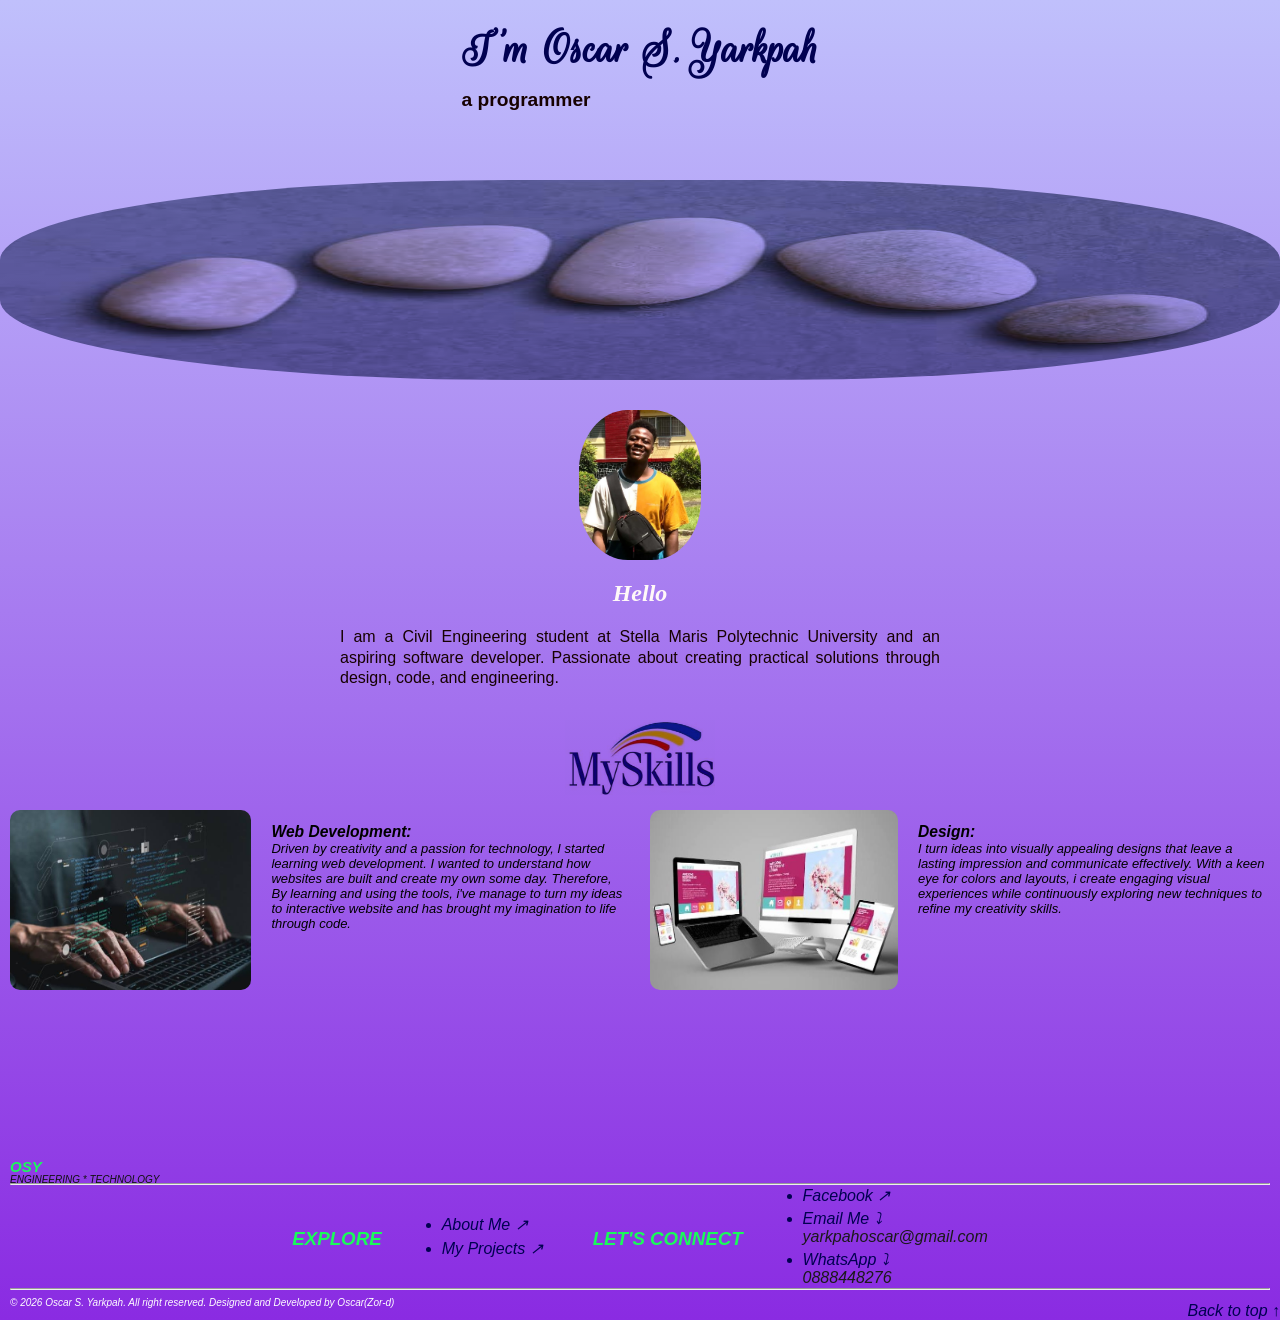
<file: index.html>
<!DOCTYPE html>
<html lang="en">
<head>
    <title>Yarkpah Labs</title>

    <link rel="stylesheet" href="MyCapstoneProject.css">

    <link rel="preconnect" href="https://fonts.googleapis.com">

    <link rel="preconnect" href="https://fonts.gstatic.com" crossorigin>

    <link href="https://fonts.googleapis.com/css2?family=Bonheur+Royale&family=Rouge+Script&display=swap" rel="stylesheet">

    <meta charset="UTF-8">
    <meta name="viewport" content="width=device-width, initial-scale=1.0">
    
</head>
<body id="top">
    <main>

   
    <div class="container">

        <div class="aboutMe-para">

            <p class="p1">I'm Oscar S. Yarkpah</p>

            <p class="p2">a programmer</p>

        </div>

    </div>

    <img src="./zorPictures/images (13).jpg" alt="" class="designImg">

    <div class="heroDiv">

        <img class="heroImg" src="./zorPictures/Messenger_creation_93367020-F824-4FE3-B59A-7F64CE5A996F.jpeg" alt="">

        <h2 style="color: rgb(255, 248, 248);">Hello</h2>

        <p class="heroPara">I am a Civil Engineering student

             at Stella Maris Polytechnic University and an aspiring software developer. Passionate about creating practical solutions through design, code, and engineering.

            </p>

    </div>

   <div class="myProjects">

        <div class="skill-1 card">

            <img class="skill-img1" src="./zorSkillsPic/images (15).jpg" alt="">

            <p class="skill-img1-para"> <span id="headingspan">Web Development:</span><br>

                Driven by creativity and a passion for technology, I started learning web

                development. I wanted to

                understand how websites are built and create my

                own some day. Therefore, By learning and using the tools, i've manage to turn my ideas to interactive

                website and has brought my imagination to life through code.

            </p>

        </div>

        <div class="skill-1 card">

            <img class="skill-img1" src="./zorPictures/images (19).jpg" alt="">
            <p class="skill-img1-para">
                 <span id="headingspan">Design:</span><br>

              I turn ideas into visually appealing designs that leave a lasting impression 

              and communicate effectively. With a keen eye for colors

              and layouts, i create engaging visual experiences while continuously 

              exploring new techniques to refine my creativity skills.

            </p>

        </div>
   </div>
   <p id="next">Build what's next!</p>
    </main> 
    <footer>
        <div class="footerMain">
           <h3>OSY</h3> 
           <p>ENGINEERING * TECHNOLOGY</p>
           
         <hr id="hr1">
           <div class="exploreMe">
                <h3 id="explore">EXPLORE</h3>
                <ul>
                    <li><a href="./AboutMe.html">About Me <span>&#8599;</span></a></li>
                    <li><a href="./MyProjects.html">My Projects <span>&#8599;</span></a></li>
                </ul>
                <h3>LET'S CONNECT</h3>
                <ul>
                    <li><a href="https://www.facebook.com/oscar.ducy.7" target="_blank" rel="noopener noreferrer">Facebook <span>&#8599;</span></a></li>
                    <li style="color: rgb(1, 1, 81) ;">Email Me <span>&#10549;</span> <br><span style="color:rgb(26, 25, 25)">yarkpahoscar@gmail.com </span></li>
                    <li style="color: rgb(1, 1, 81) ;">WhatsApp <span>&#10549;</span> <br><span style="color:rgb(26, 25, 25)">0888448276</span></li>
                </ul>
           </div>
           
        </div>
        <hr id="hr2">
        <a id="backToTop" href="#top" class="back-to-top">Back to top <span>&#8593;</span></a>
       <p class="last">  &copy; 2026 Oscar S. Yarkpah. All right reserved. Designed and Developed by Oscar(Zor-d)</p>
        
    </footer>
    <img src="./zorPictures/images (14).jpg" alt="" class="skilImg">
</body>
</html>
</file>
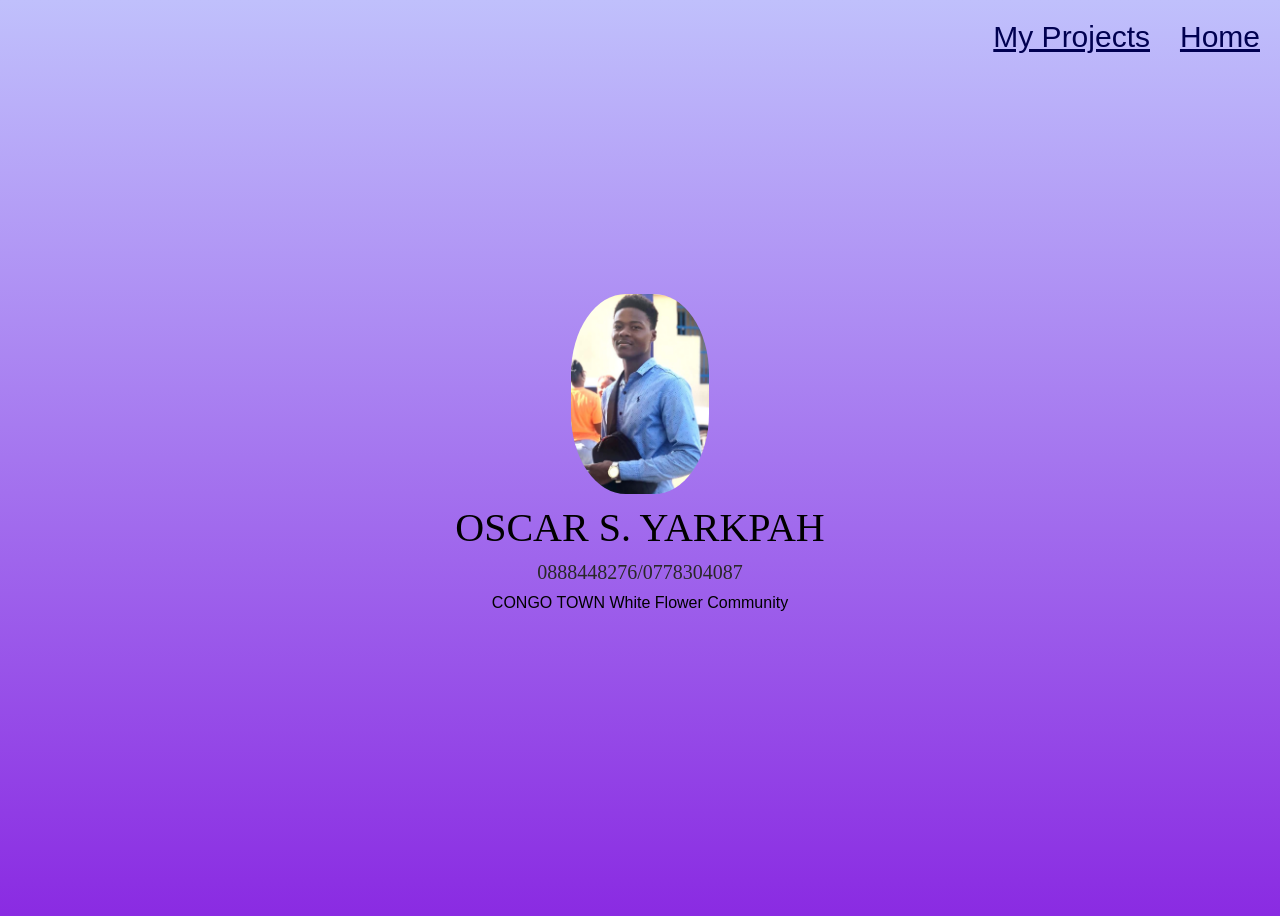
<file: AboutMe.html>
<!DOCTYPE html>
<html lang="en">
<head>
    <meta charset="UTF-8">
    <meta name="viewport" content="width=device-width, initial-scale=1.0">
    <title>Yarkpah Labs</title>
    <Style>
        body{
            height: 100vh;
            display: flex;
            justify-content: center;
            align-items: center;
            background-color: rgb(192, 192, 252);
            background: linear-gradient(to bottom, rgb(192, 192, 252), rgb(138, 43, 226));
            
        }
        
        img{
            height: 200px;
            width: fit-content;
            border-radius: 40%;
        }

       .wrapper{
        display: flex;
        flex-direction: column;
        justify-content: center;
        align-items: center;
        gap: 10px;
       }
       .info{
        text-align: center;
       }
       span{
        display: block;
        margin-bottom: 10px;
       }
       #S1{
        font-family:fantasy; 
        font-size: 40px;
       }
       #S2{
        font-family: fantasy;
        color: rgb(41, 40, 40);
        font-size: 20px;
       }
       #S3{
        font-family: 'Franklin Gothic Medium', 'Arial Narrow', Arial, sans-serif;
       }
        a{
            font-family: 'Franklin Gothic Medium', 'Arial Narrow', Arial, sans-serif;
        position:absolute;
        font-size: 30px;
        font-weight: 400;
        color: rgb(1, 1, 81);
        top:20px;
        right:20px
        }

        #Myprojects{
            position:absolute;
            top:20px;
            right:130px;
            font-family: 'Franklin Gothic Medium', 'Arial Narrow', Arial, sans-serif;
        }

        a:hover{
            color:blue;
        }

        a:active{
            text-decoration:underline;
        }

        /*For mobile devices*/
         @media screen and (max-width:780px){
            #Myprojects{
                font-size: 20px;
                right:100px;
            }
            a{
                font-size: 20px;
            }
         }

    </Style>
</head>
<body>
    <main>
        <a href="./index.html">Home</a>
        <a id="Myprojects" href="./MyProjects.html">My Projects</a>
        <div class="wrapper">
            <img src="./zorPictures/Messenger_creation_52DEDB96-C5ED-406A-9B7A-23280957D7D7.jpeg" alt="">
            <div class="info">
                 <span id="S1">OSCAR S. YARKPAH</span>
                 <span id="S2">0888448276/0778304087</span>
                <span id="S3">CONGO TOWN White Flower Community</span>
            </div>
        </div>

    </main>
</body>
</html>
</file>
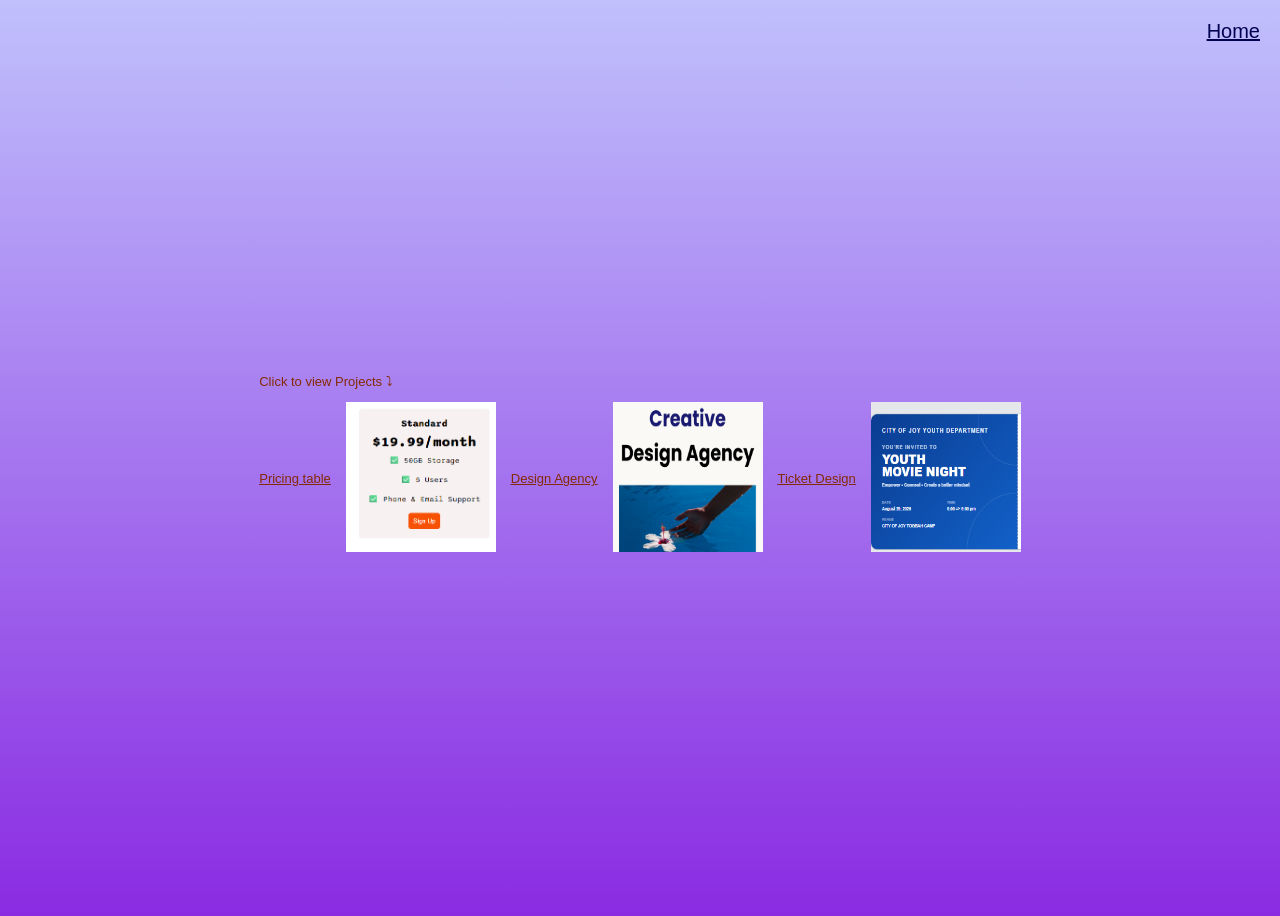
<file: MyProjects.html>
<!DOCTYPE html>
<html lang="en">
<head>
    <meta charset="UTF-8">
    <meta name="viewport" content="width=device-width, initial-scale=1.0">
    <title>Yarkpah Projects(zor-d)</title>
    <style>
        body{
            height:100vh;
            display:flex;
            justify-content:center;
            align-items:center;
            width: auto;
            background-color: rgb(192, 192, 252);
            background: linear-gradient(to bottom, rgb(192, 192, 252), rgb(138, 43, 226));
        }
        img{
            height:150px;
            width:150px
        }
         
        .Projects{
            gap:15px;
            display:flex;
            justify-content: center;
            align-items: center;
            flex:1;
        }
            
        .back{
        position:absolute;
        font-size: 30px;
        font-weight: 400;
        color: rgb(1, 1, 81);
        top:20px;
        right:20px
        }
        .r1{
            right:130px;
        }
        p{
            color:rgb(133, 42, 6);
            font-size:small;
            font-family:'Franklin Gothic Medium', 'Arial Narrow', Arial, sans-serif;
        }
          a:hover{
            color:blue;
        }
       #projectsName{
            text-decoration: underline;
            bottom: 120px;
            text-wrap: nowrap;
        }

        /*For mobile devices*/
 
        @media screen and (max-width:780px){
            .Projects{
                display:flex;
                gap: 10px;
                flex-direction: column;
                height: 100%;
                width: 100%;
                justify-content: center;
                align-items: center;
            }
            img{
            height:150px;
            width:200px
        } 
        #projectsName{
            margin-bottom: -5px;
            text-decoration: underline;
        }
        }
        .back{
            font-family: 'Franklin Gothic Medium', 'Arial Narrow', Arial, sans-serif;
            font-size: 20px;
        }
    </style>
</head>
<body>
    <main>
        <a href="./index.html" class="back r2">Home</a>
        
        <p id="Clickme">Click to view Projects <span>&#10549;</span></p>
            <div class="Projects">
                
                 <a href="./MyProjects/PricingTable.html"><p id="projectsName">Pricing table</p></a>
                <a href="./MyProjects/PricingTable.html">
                    <img src="./zorSkillsPic/image.png" alt="My Project Image">
                </a>
                <a href="./MyProjects/AgencyDesign.html"><p id="projectsName">Design Agency</p></a>
                <a href="./MyProjects/AgencyDesign.html">
                    <img src="./zorSkillsPic/Screenshot 2026-10-16 112556.png" alt="My Project Image">
                </a>
               <a href="./MyProjects/movieNight.html"><p id="projectsName">Ticket Design</p></a>
                <a href="./MyProjects/movieNight.html">
                    <img src="./zorSkillsPic/Screenshot 2026-10-16 113821.png" alt="My Project Image">
                </a>
                
            
        </div>
    </main>
</body>
</html>
</file>
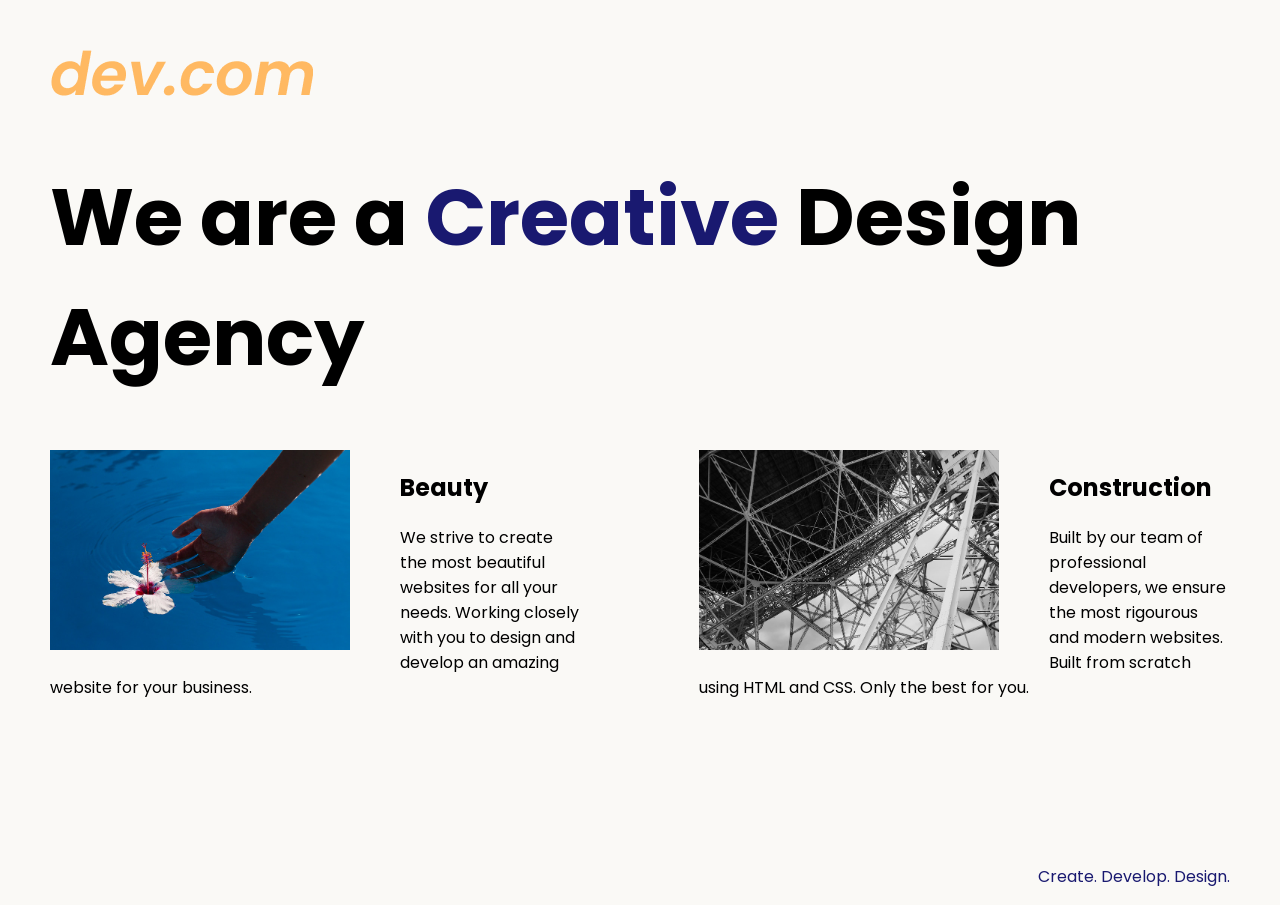
<file: MyProjects/AgencyDesign.html>
<!DOCTYPE html>
<html lang="en">

<head>
  <meta charset="UTF-8">
  <meta name="viewport" content="width=device-width, initial-scale=1.0">
  <title>Agency</title>
  <link rel="stylesheet" href="./style.css">
  <link rel="preconnect" href="https://fonts.googleapis.com">
  <link rel="preconnect" href="https://fonts.gstatic.com" crossorigin>
  <link href="https://fonts.googleapis.com/css2?family=Poppins:wght@400;700&display=swap" rel="stylesheet">
</head>

<body>
  <div class="main">
    <img class="logo" src="./assets/images/logo.png" alt="logo">
    <h1>We are a <span class="creative">Creative</span> Design Agency</h1>
    <div class="left card">
      <img class="tile-image" src="./assets/images/beautiful.jpg" alt="hand and flower in water">
      <h2 class="card-title">Beauty</h2>
      <p class="card-text">We strive to create the most beautiful websites for all your needs. Working closely with you
        to
        design and
        develop an amazing website for your business.</p>
    </div>

    <div class="right card">
      <img class="tile-image" src="./assets/images/construction.jpg" alt="metal structure">
      <h2 class="card-title">Construction</h2>
      <p>Built by our team of professional developers, we ensure the most rigourous and modern websites. Built from
        scratch using HTML and CSS. Only the best for you.</p>
    </div>

  </div>
  <footer>
    <p>Create. Develop. Design.</p>
  </footer>
</body>

</html>
</file>
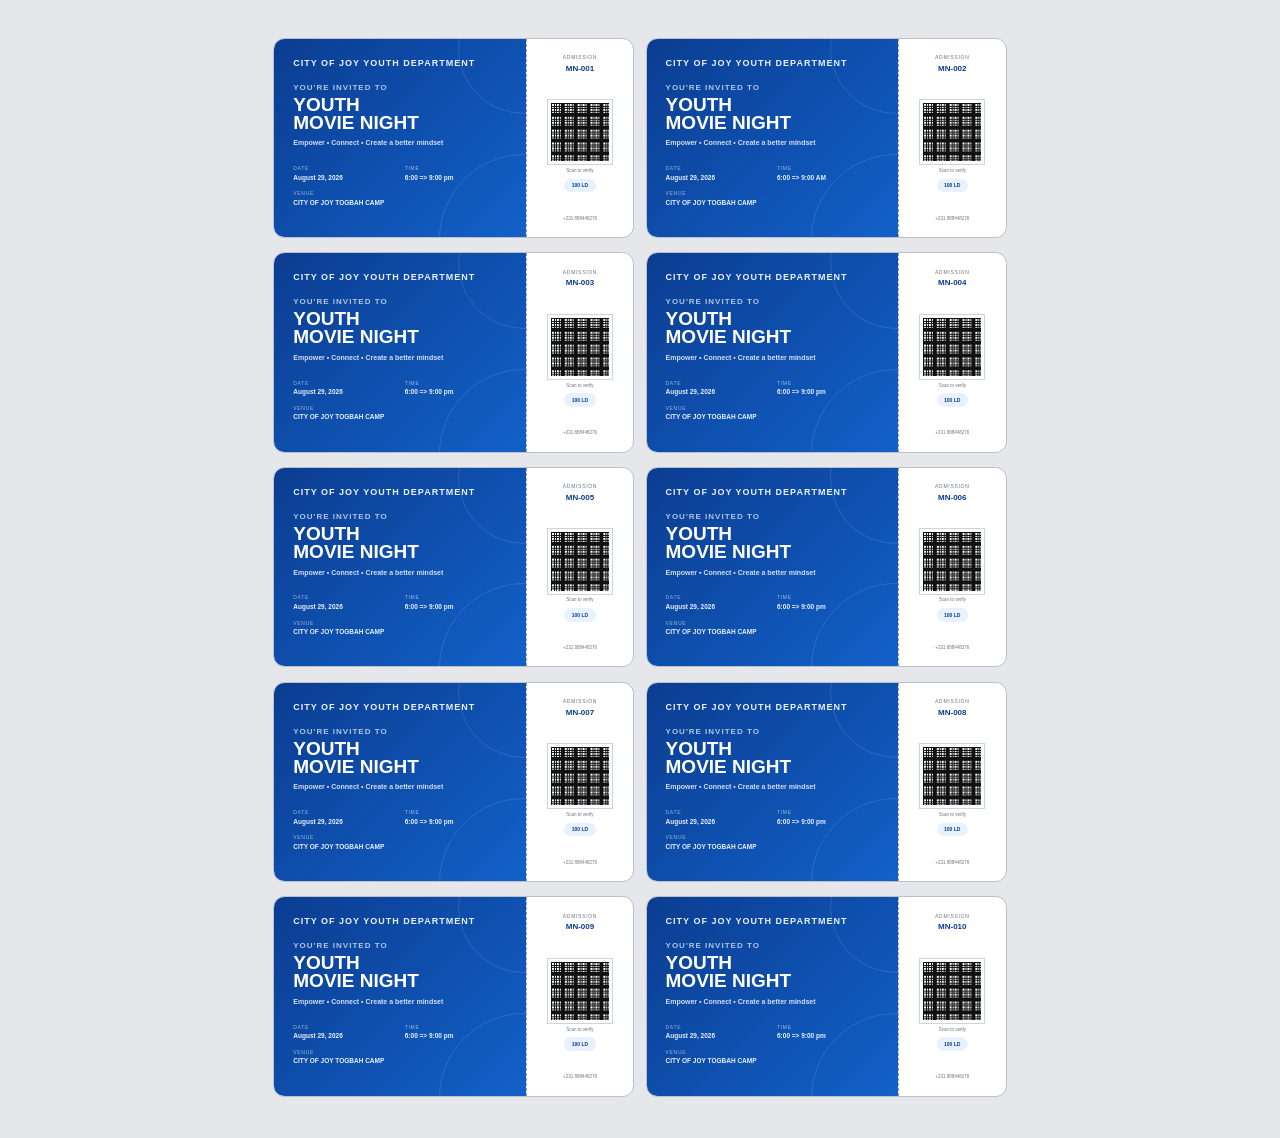
<file: MyProjects/movieNight.html>
<!DOCTYPE html>
<html lang="en">
<head>
<meta charset="UTF-8">
<meta name="viewport" content="width=device-width, initial-scale=1.0">
<title>Youth Workshop - 10 Tickets A4</title>

<style>
    * {
        box-sizing: border-box;
        margin: 0;
        padding: 0;
    }

    @page {
        size: A4 portrait;
        margin: 8mm;
    }

    body {
        background: #e5e7eb;
        font-family: Arial, Helvetica, sans-serif;
    }

    .page {
        width: 194mm;
        height: 281mm;
        margin: 10mm auto;
        display: grid;
        grid-template-columns: repeat(2, 1fr);
        grid-template-rows: repeat(5, 1fr);
        gap: 3mm;
    }

    .ticket {
        height: 53mm;
        background: white;
        display: flex;
        overflow: hidden;
        border: 0.3mm solid #b9c0ca;
        border-radius: 3mm;
        position: relative;
    }

    /* Main section */
    .ticket-main {
        width: 70%;
        background: linear-gradient(135deg, #0b3d91, #1261c9);
        color: white;
        padding: 5mm;
        position: relative;
        overflow: hidden;
    }

    .organization {
        font-size: 9px;
        font-weight: bold;
        letter-spacing: 1px;
        text-transform: uppercase;
        margin-bottom: 4mm;
        color: #e8f1ff;
    }

    .label {
        font-weight: bold;
        font-size: 8px;
        text-transform: uppercase;
        letter-spacing: 1px;
        opacity: .75;
        margin-bottom: 1mm;
        color: #e8f1ff;
    }

    .title {
        font-size: 19px;
        line-height: .95;
        font-weight: 900;
        margin-bottom: 2mm;
    }

    .tagline {
        font-weight: bold;
        font-size: 7px;
        opacity: .9;
        margin-bottom: 5mm;
        color: #e8f1ff;
    }

    .details {
        
        font-weight: 400;
        display: grid;
        grid-template-columns: 1fr 1fr;
        gap: 2.5mm;
    }

    .detail-label {
        color: black;
        display: block;
        font-size: 5px;
        text-transform: uppercase;
        letter-spacing: .7px;
        opacity: .65;
        margin-bottom: .7mm;
        color: #e8f1ff;
    }

    .detail-value {
        display: block;
        font-size: 6.5px;
        font-weight: bold;
        color: #e8f1ff;
    }

    /* Decorative circles */
    .circle {
        position: absolute;
        border: .4mm solid rgba(255,255,255,.12);
        border-radius: 50%;
    }

    .circle.one {
        width: 35mm;
        height: 35mm;
        right: -17mm;
        top: -15mm;
    }

    .circle.two {
        width: 45mm;
        height: 45mm;
        right: -22mm;
        bottom: -23mm;
    }

    /* Stub */
    .ticket-stub {
        width: 30%;
        padding: 4mm 2mm;
        text-align: center;
        color: #172033;
        border-left: .5mm dashed #9ca3af;
        display: flex;
        flex-direction: column;
        justify-content: space-between;
    }

    .admit {
        font-size: 5px;
        text-transform: uppercase;
        letter-spacing: .7px;
        color: #6b7280;
    }

    .ticket-number {
        font-size: 8px;
        font-weight: bold;
        color: #0b3d91;
        margin-top: 1mm;
    }

    .qr {
        width: 17mm;
        height: 17mm;
        margin: 1mm auto;
        border: 1mm solid white;
        outline: .3mm solid #cbd5e1;

        background:
            linear-gradient(90deg,
                #111 10%, transparent 10% 20%,
                #111 20% 30%, transparent 30% 40%,
                #111 40% 50%, transparent 50% 60%,
                #111 60% 70%, transparent 70% 80%,
                #111 80%),
            linear-gradient(
                #111 10%, transparent 10% 20%,
                #111 20% 30%, transparent 30% 40%,
                #111 40% 50%, transparent 50% 60%,
                #111 60% 70%, transparent 70% 80%,
                #111 80%);
        background-size: 3.4mm 3.4mm;
    }

    .qr-text {
        font-size: 4.5px;
        color: #6b7280;
    }

    .free {
        display: inline-block;
        margin-top: 1.5mm;
        padding: 1mm 2mm;
        border-radius: 5mm;
        background: #e8f1ff;
        color: #0b3d91;
        font-size: 5px;
        font-weight: bold;
    }

    .contact {
        font-size: 4.5px;
        line-height: 1.4;
        color: #6b7280;
    }

    /* Print settings */
    @media print {
        body {
            background: white;
        }

        .page {
            margin: 0;
        }

        .ticket {
            break-inside: avoid;
        }
    }
</style>
</head>

<body>

<div class="page">

    <!-- TICKET 1 -->
    <div class="ticket">
        <div class="ticket-main">
            <div class="circle one"></div>
            <div class="circle two"></div>

            <div class="organization">CITY OF JOY YOUTH DEPARTMENT</div>

            <div class="label">You're Invited To</div>

            <div class="title">YOUTH<br>MOVIE NIGHT</div>

            <div class="tagline">
                Empower • Connect • Create a better mindset
            </div>

            <div class="details">
                <div>
                    <span class="detail-label">Date</span>
                    <span class="detail-value">August 29, 2026</span>
                </div>

                <div>
                    <span class="detail-label">Time</span>
                    <span class="detail-value">6:00 => 9:00 pm</span>
                </div>

                <div>
                    <span class="detail-label">Venue</span>
                    <span class="detail-value">CITY OF JOY TOGBAH CAMP</span>
                </div>

                <div>
                    
                </div>
            </div>
        </div>

        <div class="ticket-stub">
            <div>
                <div class="admit">Admission</div>
                <div class="ticket-number">MN-001</div>
            </div>

            <div>
                <div class="qr"></div>
                <div class="qr-text">Scan to verify</div>
                <div class="free">100 LD </div>
            </div>

            <div class="contact">
                +231 888448276<br>
                
            </div>
        </div>
    </div>


    <!-- TICKETS 2–10 -->
    <div class="ticket">
        
        <div class="ticket-main">
            <div class="circle one"></div>
            <div class="circle two"></div>

            <div class="organization">CITY OF JOY YOUTH DEPARTMENT</div>

            <div class="label">You're Invited To</div>

            <div class="title">YOUTH<br>MOVIE NIGHT</div>

            <div class="tagline">
                Empower • Connect • Create a better mindset
            </div>

            <div class="details">
                <div>
                    <span class="detail-label">Date</span>
                    <span class="detail-value">August 29, 2026</span>
                </div>

                <div>
                    <span class="detail-label">Time</span>
                    <span class="detail-value">6:00 => 9:00 AM</span>
                </div>

                <div>
                    <span class="detail-label">Venue</span>
                    <span class="detail-value">CITY OF JOY TOGBAH CAMP</span>
                </div>

                <div>
                    
                </div>
            </div>
        </div>

        <div class="ticket-stub">
            <div>
                <div class="admit">Admission</div>
                <div class="ticket-number">MN-002</div>
            </div>

            <div>
                <div class="qr"></div>
                <div class="qr-text">Scan to verify</div>
                <div class="free">100 LD </div>
            </div>

            <div class="contact">
                +231 888448276<br>
                
            </div>
        </div>
    </div>
    <div class="ticket">
        
        <div class="ticket-main">
            <div class="circle one"></div>
            <div class="circle two"></div>

            <div class="organization">CITY OF JOY YOUTH DEPARTMENT</div>

            <div class="label">You're Invited To</div>

            <div class="title">YOUTH<br>MOVIE NIGHT</div>

            <div class="tagline">
                Empower • Connect • Create a better mindset
            </div>

            <div class="details">
                <div>
                    <span class="detail-label">Date</span>
                    <span class="detail-value">August 29, 2026</span>
                </div>

                <div>
                    <span class="detail-label">Time</span>
                    <span class="detail-value">6:00 => 9:00 pm</span>
                </div>

                <div>
                    <span class="detail-label">Venue</span>
                    <span class="detail-value">CITY OF JOY TOGBAH CAMP</span>
                </div>

                <div>
                    
                </div>
            </div>
        </div>

        <div class="ticket-stub">
            <div>
                <div class="admit">Admission</div>
                <div class="ticket-number">MN-003</div>
            </div>

            <div>
                <div class="qr"></div>
                <div class="qr-text">Scan to verify</div>
                <div class="free">100 LD </div>
            </div>

            <div class="contact">
                +231 888448276<br>
                
            </div>
        </div>
    </div>
    <div class="ticket">
        
        <div class="ticket-main">
            <div class="circle one"></div>
            <div class="circle two"></div>

            <div class="organization">CITY OF JOY YOUTH DEPARTMENT</div>

            <div class="label">You're Invited To</div>

            <div class="title">YOUTH<br>MOVIE NIGHT</div>

            <div class="tagline">
                Empower • Connect • Create a better mindset
            </div>

            <div class="details">
                <div>
                    <span class="detail-label">Date</span>
                    <span class="detail-value">August 29, 2026</span>
                </div>

                <div>
                    <span class="detail-label">Time</span>
                    <span class="detail-value">6:00 => 9:00 pm</span>
                </div>

                <div>
                    <span class="detail-label">Venue</span>
                    <span class="detail-value">CITY OF JOY TOGBAH CAMP</span>
                </div>

                <div>
                    
                </div>
            </div>
        </div>

        <div class="ticket-stub">
            <div>
                <div class="admit">Admission</div>
                <div class="ticket-number">MN-004</div>
            </div>

            <div>
                <div class="qr"></div>
                <div class="qr-text">Scan to verify</div>
                <div class="free">100 LD </div>
            </div>

            <div class="contact">
                +231 888448276<br>
                
            </div>
        </div>
    </div>
    <div class="ticket">
        
        <div class="ticket-main">
            <div class="circle one"></div>
            <div class="circle two"></div>

            <div class="organization">CITY OF JOY YOUTH DEPARTMENT</div>

            <div class="label">You're Invited To</div>

            <div class="title">YOUTH<br>MOVIE NIGHT</div>

            <div class="tagline">
                Empower • Connect • Create a better mindset
            </div>

            <div class="details">
                <div>
                    <span class="detail-label">Date</span>
                    <span class="detail-value">August 29, 2026</span>
                </div>

                <div>
                    <span class="detail-label">Time</span>
                    <span class="detail-value">6:00 => 9:00 pm</span>
                </div>

                <div>
                    <span class="detail-label">Venue</span>
                    <span class="detail-value">CITY OF JOY TOGBAH CAMP</span>
                </div>

                <div>
                    
                </div>
            </div>
        </div>

        <div class="ticket-stub">
            <div>
                <div class="admit">Admission</div>
                <div class="ticket-number">MN-005</div>
            </div>

            <div>
                <div class="qr"></div>
                <div class="qr-text">Scan to verify</div>
                <div class="free">100 LD </div>
            </div>

            <div class="contact">
                +231 888448276<br>
                
            </div>
        </div>
    </div>
    <div class="ticket">
        
        <div class="ticket-main">
            <div class="circle one"></div>
            <div class="circle two"></div>

            <div class="organization">CITY OF JOY YOUTH DEPARTMENT</div>

            <div class="label">You're Invited To</div>

            <div class="title">YOUTH<br>MOVIE NIGHT</div>

            <div class="tagline">
                Empower • Connect • Create a better mindset
            </div>

            <div class="details">
                <div>
                    <span class="detail-label">Date</span>
                    <span class="detail-value">August 29, 2026</span>
                </div>

                <div>
                    <span class="detail-label">Time</span>
                    <span class="detail-value">6:00 => 9:00 pm</span>
                </div>

                <div>
                    <span class="detail-label">Venue</span>
                    <span class="detail-value">CITY OF JOY TOGBAH CAMP</span>
                </div>

                <div>
                    
                </div>
            </div>
        </div>

        <div class="ticket-stub">
            <div>
                <div class="admit">Admission</div>
                <div class="ticket-number">MN-006</div>
            </div>

            <div>
                <div class="qr"></div>
                <div class="qr-text">Scan to verify</div>
                <div class="free">100 LD </div>
            </div>

            <div class="contact">
                +231 888448276<br>
                
            </div>
        </div>
    </div>
    <div class="ticket">
        
        <div class="ticket-main">
            <div class="circle one"></div>
            <div class="circle two"></div>

            <div class="organization">CITY OF JOY YOUTH DEPARTMENT</div>

            <div class="label">You're Invited To</div>

            <div class="title">YOUTH<br>MOVIE NIGHT</div>

            <div class="tagline">
                Empower • Connect • Create a better mindset
            </div>

            <div class="details">
                <div>
                    <span class="detail-label">Date</span>
                    <span class="detail-value">August 29, 2026</span>
                </div>

                <div>
                    <span class="detail-label">Time</span>
                    <span class="detail-value">6:00 => 9:00 pm</span>
                </div>

                <div>
                    <span class="detail-label">Venue</span>
                    <span class="detail-value">CITY OF JOY TOGBAH CAMP</span>
                </div>

                <div>
                    
                </div>
            </div>
        </div>

        <div class="ticket-stub">
            <div>
                <div class="admit">Admission</div>
                <div class="ticket-number">MN-007</div>
            </div>

            <div>
                <div class="qr"></div>
                <div class="qr-text">Scan to verify</div>
                <div class="free">100 LD </div>
            </div>

            <div class="contact">
                +231 888448276<br>
                
            </div>
        </div>
    </div>
    <div class="ticket">
        
        <div class="ticket-main">
            <div class="circle one"></div>
            <div class="circle two"></div>

            <div class="organization">CITY OF JOY YOUTH DEPARTMENT</div>

            <div class="label">You're Invited To</div>

            <div class="title">YOUTH<br>MOVIE NIGHT</div>

            <div class="tagline">
                Empower • Connect • Create a better mindset
            </div>

            <div class="details">
                <div>
                    <span class="detail-label">Date</span>
                    <span class="detail-value">August 29, 2026</span>
                </div>

                <div>
                    <span class="detail-label">Time</span>
                    <span class="detail-value">6:00 => 9:00 pm</span>
                </div>

                <div>
                    <span class="detail-label">Venue</span>
                    <span class="detail-value">CITY OF JOY TOGBAH CAMP</span>
                </div>

                <div>
                    
                </div>
            </div>
        </div>

        <div class="ticket-stub">
            <div>
                <div class="admit">Admission</div>
                <div class="ticket-number">MN-008</div>
            </div>

            <div>
                <div class="qr"></div>
                <div class="qr-text">Scan to verify</div>
                <div class="free">100 LD </div>
            </div>

            <div class="contact">
                +231 888448276<br>
                
            </div>
        </div>
    </div>
    <div class="ticket">
        
        <div class="ticket-main">
            <div class="circle one"></div>
            <div class="circle two"></div>

            <div class="organization">CITY OF JOY YOUTH DEPARTMENT</div>

            <div class="label">You're Invited To</div>

            <div class="title">YOUTH<br>MOVIE NIGHT</div>

            <div class="tagline">
                Empower • Connect • Create a better mindset
            </div>

            <div class="details">
                <div>
                    <span class="detail-label">Date</span>
                    <span class="detail-value">August 29, 2026</span>
                </div>

                <div>
                    <span class="detail-label">Time</span>
                    <span class="detail-value">6:00 => 9:00 pm</span>
                </div>

                <div>
                    <span class="detail-label">Venue</span>
                    <span class="detail-value">CITY OF JOY TOGBAH CAMP</span>
                </div>

                <div>
                    
                </div>
            </div>
        </div>

        <div class="ticket-stub">
            <div>
                <div class="admit">Admission</div>
                <div class="ticket-number">MN-009</div>
            </div>

            <div>
                <div class="qr"></div>
                <div class="qr-text">Scan to verify</div>
                <div class="free">100 LD </div>
            </div>

            <div class="contact">
                +231 888448276<br>
                
            </div>
        </div>
    </div>
    <div class="ticket">
        
        <div class="ticket-main">
            <div class="circle one"></div>
            <div class="circle two"></div>

            <div class="organization">CITY OF JOY YOUTH DEPARTMENT</div>

            <div class="label">You're Invited To</div>

            <div class="title">YOUTH<br>MOVIE NIGHT</div>

            <div class="tagline">
                Empower • Connect • Create a better mindset
            </div>

            <div class="details">
                <div>
                    <span class="detail-label">Date</span>
                    <span class="detail-value">August 29, 2026</span>
                </div>

                <div>
                    <span class="detail-label">Time</span>
                    <span class="detail-value">6:00 => 9:00 pm</span>
                </div>

                <div>
                    <span class="detail-label">Venue</span>
                    <span class="detail-value">CITY OF JOY TOGBAH CAMP</span>
                </div>

                <div>
                    
                </div>
            </div>
        </div>

        <div class="ticket-stub">
            <div>
                <div class="admit">Admission</div>
                <div class="ticket-number">MN-010</div>
            </div>

            <div>
                <div class="qr"></div>
                <div class="qr-text">Scan to verify</div>
                <div class="free">100 LD </div>
            </div>

            <div class="contact">
                +231 888448276<br>
                
            </div>
        </div>
    </div>

</div>

</body>
</html>
</file>
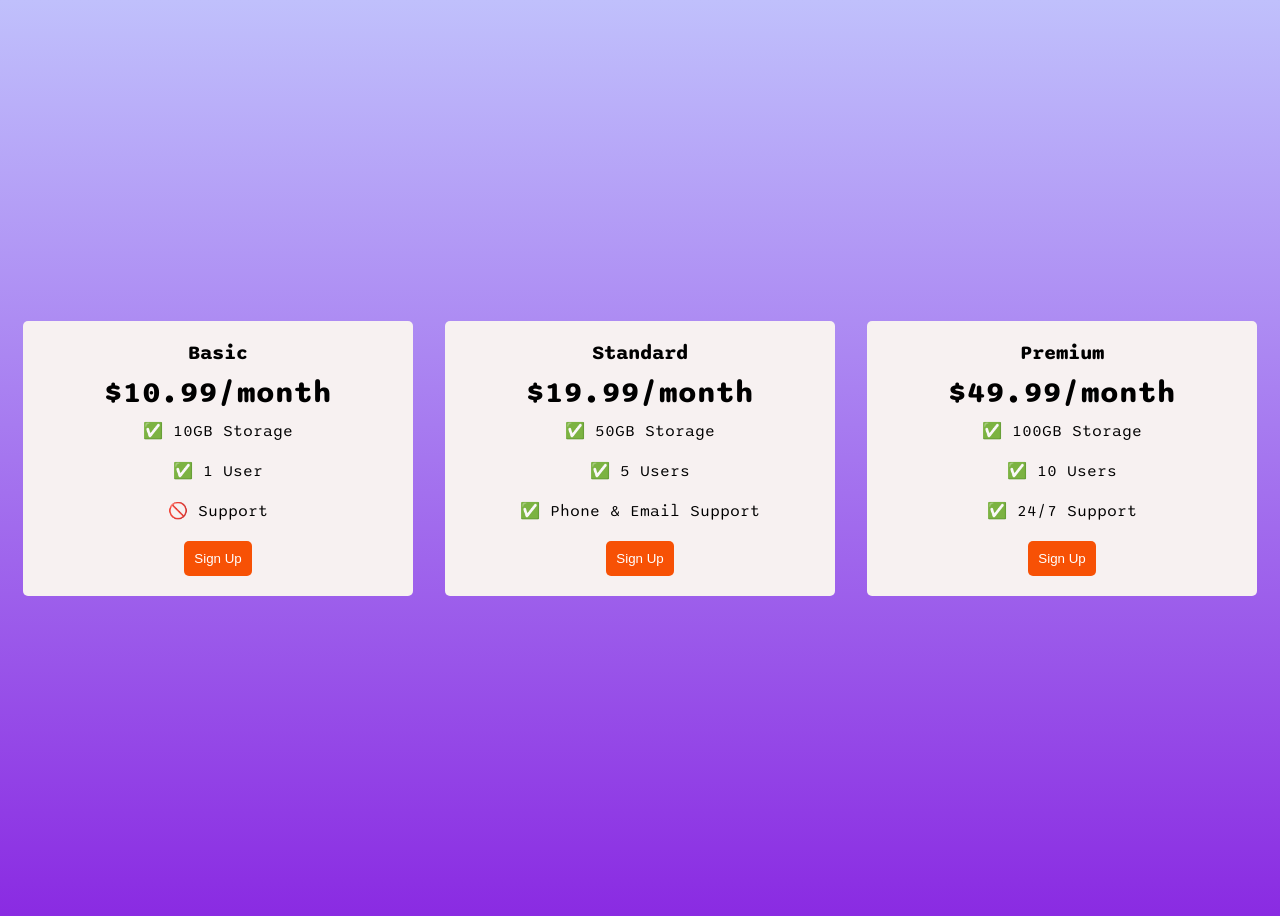
<file: MyProjects/PricingTable.html>
<!DOCTYPE html>
<html>
  <head>
    <title>Flexbox Pricing Table</title>
    <link rel="preconnect" href="https://fonts.googleapis.com" />
    <link rel="preconnect" href="https://fonts.gstatic.com" crossorigin />
    <link
      href="https://fonts.googleapis.com/css2?family=Sono:wght@400;700&display=swap"
      rel="stylesheet"
    />
    <style>
      body{
         background: linear-gradient(to bottom, rgb(192, 192, 252), rgb(138, 43, 226));
      }
    .plan-features {
      list-style: none;
      padding: 0;
      margin: 0;
    }

    .plan-features li {
      margin-bottom: 20px;
    }

      body {
        font-family: "Sono", sans-serif;
       

      }
  .pricing-container {
      display: flex;
      flex-direction:row;
      justify-content: center;
      align-items: center;
      height: 100vh;
      gap: 2rem;
    }
    .pricing-plan{
      flex:1;
      background-color:rgb(247, 241, 241);
      max-width: 350px;
      text-align: center;
      padding:20px;
      border-radius: 5px;
    }
    .plan-title {
      font-size: 20px;
      font-weight:bold;
      margin-bottom: 10px;
    }
    .plan-price{
      font-size :30px;
      font-weight:bold;
      margin-bottom:10px;
    }
    button{
      background-color:rgb(247, 81, 5);
      border:none;
      padding: 10px;
      border-radius: 5px;
      color:white;
      
    }
      /* Hint: What can you do with a media query and flexbox? */
      @media (max-width: 780px) {
        .pricing-container{
          flex-direction: column;
          width: 100%;
          height:100%
        }
      }
    </style>
  </head>

  <body>
    <div class="pricing-container">
      <div class="pricing-plan">
        <div class="plan-title">Basic</div>
        <div class="plan-price">$10.99/month</div>
        <ul class="plan-features">
          <li>✅ 10GB Storage</li>
          <li>✅ 1 User</li>
          <li>🚫 Support</li>
        </ul>
        <button class="plan-button">Sign Up</button>
      </div>
      <div class="pricing-plan">
        <div class="plan-title">Standard</div>
        <div class="plan-price">$19.99/month</div>
        <ul class="plan-features">
          <li>✅ 50GB Storage</li>
          <li>✅ 5 Users</li>
          <li>✅ Phone &amp; Email Support</li>
        </ul>
        <button class="plan-button">Sign Up</button>
      </div>
      <div class="pricing-plan">
        <div class="plan-title">Premium</div>
        <div class="plan-price">$49.99/month</div>
        <ul class="plan-features">
          <li>✅ 100GB Storage</li>
          <li>✅ 10 Users</li>
          <li>✅ 24/7 Support</li>
        </ul>
        <button class="plan-button">Sign Up</button>
      </div>
    </div>
  </body>
</html>
</file>
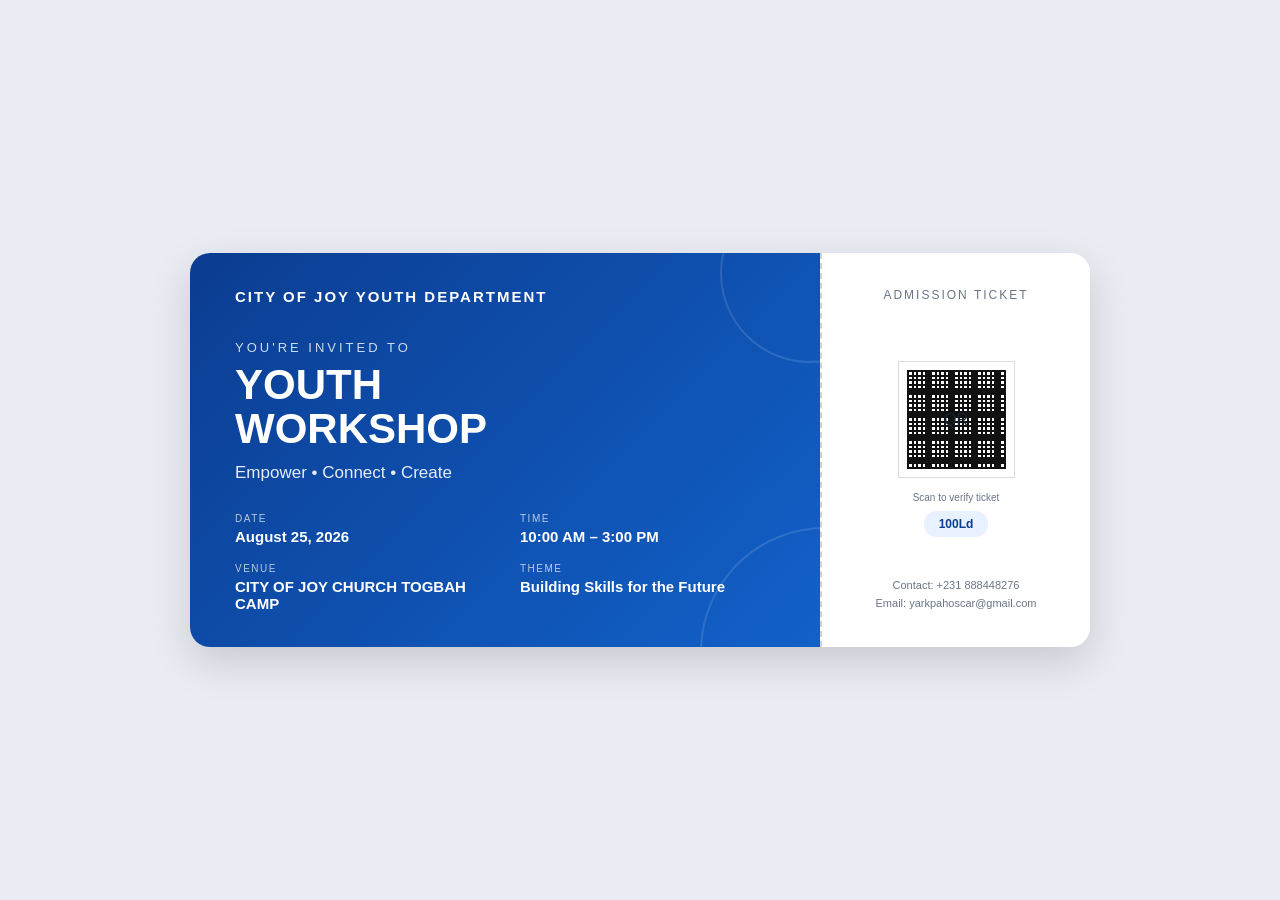
<file: MyProjects/ticket.html>
<!DOCTYPE html>
<html lang="en">
<head>
    <meta charset="UTF-8">
    <meta name="viewport" content="width=device-width, initial-scale=1.0">
    <title>Youth Workshop Ticket</title>

    <style>
        * {
            box-sizing: border-box;
            margin: 0;
            padding: 0;
        }

        body {
            min-height: 100vh;
            display: flex;
            justify-content: center;
            align-items: center;
            background: #e9edf3;
            font-family: Arial, Helvetica, sans-serif;
            padding: 30px;
        }

        .ticket {
            width: 900px;
            min-height: 360px;
            display: flex;
            background: white;
            border-radius: 20px;
            overflow: hidden;
            box-shadow: 0 15px 40px rgba(0, 0, 0, 0.15);
        }

        /* LEFT SIDE */
        .ticket-main {
            flex: 1;
            padding: 35px 45px;
            position: relative;
            background: linear-gradient(135deg, #0b3d91, #1261c9);
            color: white;
        }

        .organization {
            font-size: 15px;
            font-weight: bold;
            letter-spacing: 2px;
            text-transform: uppercase;
            margin-bottom: 35px;
        }

        .workshop-label {
            font-size: 13px;
            letter-spacing: 3px;
            text-transform: uppercase;
            opacity: 0.8;
            margin-bottom: 8px;
        }

        .title {
            font-size: 42px;
            line-height: 1.05;
            font-weight: 800;
            margin-bottom: 12px;
        }

        .tagline {
            font-size: 17px;
            opacity: 0.9;
            margin-bottom: 30px;
        }

        .details {
            display: grid;
            grid-template-columns: 1fr 1fr;
            gap: 18px 30px;
        }

        .detail {
            display: flex;
            flex-direction: column;
        }

        .detail-label {
            font-size: 10px;
            text-transform: uppercase;
            letter-spacing: 1.5px;
            opacity: 0.7;
            margin-bottom: 4px;
        }

        .detail-value {
            font-size: 15px;
            font-weight: bold;
        }

        /* DECORATIVE CIRCLES */
        .circle {
            position: absolute;
            border-radius: 50%;
            border: 2px solid rgba(255,255,255,0.12);
        }

        .circle-one {
            width: 180px;
            height: 180px;
            right: -80px;
            top: -70px;
        }

        .circle-two {
            width: 250px;
            height: 250px;
            right: -130px;
            bottom: -130px;
        }

        /* RIGHT SIDE */
        .ticket-side {
            width: 270px;
            background: #ffffff;
            color: #182230;
            padding: 35px 30px;
            display: flex;
            flex-direction: column;
            justify-content: space-between;
            text-align: center;
            border-left: 2px dashed #ccd2da;
            position: relative;
        }

        .admit {
            font-size: 12px;
            letter-spacing: 2px;
            text-transform: uppercase;
            color: #697586;
        }

        .ticket-number {
            font-size: 20px;
            font-weight: bold;
            color: #0b3d91;
            margin-top: 6px;
        }

        .qr {
            width: 115px;
            height: 115px;
            margin: 15px auto;
            border: 8px solid white;
            outline: 1px solid #d7dce3;
            display: flex;
            justify-content: center;
            align-items: center;
            background:
                linear-gradient(90deg, #111 10%, transparent 10% 20%, #111 20% 30%, transparent 30% 40%, #111 40% 50%, transparent 50% 60%, #111 60% 70%, transparent 70% 80%, #111 80%),
                linear-gradient(#111 10%, transparent 10% 20%, #111 20% 30%, transparent 30% 40%, #111 40% 50%, transparent 50% 60%, #111 60% 70%, transparent 70% 80%, #111 80%);
            background-size: 23px 23px;
        }

        .qr-text {
            font-size: 10px;
            color: #697586;
        }

        .contact {
            font-size: 11px;
            line-height: 1.6;
            color: #697586;
        }

        .free {
            display: inline-block;
            margin-top: 8px;
            padding: 6px 15px;
            border-radius: 20px;
            background: #e8f1ff;
            color: #0b3d91;
            font-size: 12px;
            font-weight: bold;
        }

        /* PRINT */
        @media print {
            body {
                background: white;
                padding: 0;
            }

            .ticket {
                box-shadow: none;
            }
        }

        /* MOBILE */
        @media (max-width: 750px) {
            body {
                padding: 15px;
            }

            .ticket {
                width: 100%;
                flex-direction: column;
            }

            .ticket-side {
                width: 100%;
                border-left: none;
                border-top: 2px dashed #ccd2da;
            }

            .details {
                grid-template-columns: 1fr;
            }

            .title {
                font-size: 34px;
            }
        }
    </style>
</head>

<body>

    <div class="ticket">

        <!-- MAIN TICKET -->
        <div class="ticket-main">

            <div class="circle circle-one"></div>
            <div class="circle circle-two"></div>

            <div class="organization">
                CITY OF JOY YOUTH DEPARTMENT
            </div>

            <div class="workshop-label">
                You're Invited To
            </div>

            <h1 class="title">
                YOUTH<br>
                WORKSHOP
            </h1>

            <p class="tagline">
                Empower • Connect • Create
            </p>

            <div class="details">

                <div class="detail">
                    <span class="detail-label">Date</span>
                    <span class="detail-value">August 25, 2026</span>
                </div>

                <div class="detail">
                    <span class="detail-label">Time</span>
                    <span class="detail-value">10:00 AM – 3:00 PM</span>
                </div>

                <div class="detail">
                    <span class="detail-label">Venue</span>
                    <span class="detail-value">CITY OF JOY CHURCH TOGBAH CAMP</span>
                </div>

                <div class="detail">
                    <span class="detail-label">Theme</span>
                    <span class="detail-value">Building Skills for the Future</span>
                </div>

            </div>

        </div>


        <!-- TICKET STUB -->
        <div class="ticket-side">

            <div>
                <div class="admit">
                    Admission Ticket
                </div>

                <div class="ticket-number">
                  
                </div>
            </div>

            <div>
                <div class="qr">
                    QR
                </div>

                <div class="qr-text">
                    Scan to verify ticket
                </div>

                <div class="free">
                    100Ld
                </div>
            </div>

            <div class="contact">
                Contact: +231 888448276<br>
                Email: yarkpahoscar@gmail.com
            </div>

        </div>

    </div>

</body>
</html>
</file>
<file: MyCapstoneProject.css>
@import url('https://fonts.googleapis.com/css2?family=Rouge+Script&display=swap');
@import url('https://fonts.googleapis.com/css2?family=Bonheur+Royale&family=Rouge+Script&display=swap');

body {
    padding: 10px;
    margin:0;
    font-style: italic;
    position: relative;
    display: flex;
    flex-direction: column;
    height: 1300px;
    flex: 1;
    justify-content: center;
    align-items: center;
    background: linear-gradient(to bottom, rgb(192, 192, 252), rgb(138, 43, 226));
}

main{
    display: flex;
    flex: 1;
    width: 100%;
    flex-direction: column;
    align-items: center;
}

.container {
    position: relative;
    display: flex;
    justify-content: center;
    height: 200px;
    width: 500px;
    top: -50px;
    
}

.heroDiv{
    display:flex;
    flex-direction:column;
    justify-content:space-between;
    align-items:center;
    height: 200px;
    width: 600px;
    position: relative;
    top: 200px;
}



.heroImg {
    
    height: 150px;
    border-radius: 40%;
}

.designImg{
    border-radius: 40%;
    position:absolute;
    top:180px;
    width:100%;
    height: 200px;
    mix-blend-mode:multiply;
    filter:contrast(-88);
}

.heroPara{
    font-family: Verdana, Tahoma, sans-serif;
    font-size: 16px;
    line-height: 1.3;
    font-style: normal;
    font-weight:400;
    text-align:justify;
    color:rgb(22, 1, 1);
    margin:0;
}

.aboutMe-para {
    justify-content:center;
    align-self: center;
}

.aboutMe-para .p1 {
    color: rgb(1, 1, 81);
    font-size: 50px;
    font-family: "Rouge Script", cursive;
    font-weight: 600;
    font-style: normal
}
.aboutMe-para .p2 {
    position: relative;
    font-size: larger;
    color:rgb(22, 1, 1);
    font-weight: 600;
    font-family: Verdana, Tahoma, sans-serif;
    font-style: normal;
    padding: 0;
    margin: 0;
    top: -40px;
}

footer{
    padding:0;
    margin:0;
    text-align: justify;
    display: flex;
    flex-direction: column;
    justify-content: center;
    color: white;
    height: 160px;
    width:100%;
    font-family: 'Franklin Gothic Medium', 'Arial Narrow', Arial, sans-serif;
    font-weight: 100;
    
   
    
}

.myProjects{
    display: flex;
    position: relative;
    width:100%;
    height: 300px;
    bottom: -400px; 
    gap: 20px;
    justify-content:center
}
.exploreMe{
    gap: 50PX;
    display: flex;
    width: 100%;
    justify-content: center;
    align-items: center;
}


.footerMain>h3{
    margin: 0;
    padding: 0;
    color: #f4faf7;
    font-size: 15px;
}

.footerMain > p{
    position:relative;
    bottom:-17px;
    font-size: 10px;
    margin: 0;
    padding: 0;
    color: rgb(17, 17, 17);
}

.footerMain>h3{
    position:relative;
    bottom:-18px;
    color: #1afa5a;
    margin: 0;
    padding: 0;
}
.exploreMe>h3{
    color: #1afa5a;
    margin: 0;
    padding: 0;
}
hr{
    margin: 0;
    padding: 0;
}
.card{
    display: flex;
    border-radius: 20px;
    height: 100%;
    width: 50%;
    gap: 20px;
}
.skill-img1{
    float: left;
    border-radius:  10px;
    height:60%;
    width: 40%;
}

.skill-img1-para{
    text-align:left;
    font-family: Verdana, Tahoma, sans-serif;
    font-size:13px;
    
}

#headingspan{
    font-size: larger;
    font-weight:600;
}

a{
    text-decoration: none;
    color: rgb(1, 1, 81)
}
a:hover{
    color:blue;
}
a:active{
    text-decoration:underline;
}
li{
    color: rgb(1, 1, 81);
   margin-bottom:5px;
    margin-left: -30px;
}
#backToTop{
    position:absolute;
    bottom:0;
    right:0;
}
#hr2{
    position:relative;
    bottom:20px;
}
#hr1{
    position:relative;
    bottom:-15px;
}
.last{
    position:relative;
    bottom: 13px;
    font-size:10px;
    display:inline;
    padding:0;
    margin:0;
}
.skilImg{
    position:absolute;
    top:720px;
    height: 75px;
    width:150px;
    mix-blend-mode: multiply;
}

/*For mobile devices*/
#next{
    display: none;
}
@media screen and (max-width:780px){
      a{
    text-decoration: none;
    color: rgb(1, 1, 81)
}
    .aboutMe-para .p1{
        font-size:40px;
    }
    .container{
       width:fit-content
    }
    .heroDiv{
    top:130px
    }
    .heroPara{
        width:320px;
        text-align:justify;
        font-size:12px;
    }
    .designImg{
        top:120px
    }
    .skilImg{
        top:630px
    }
    .myProjects{
       position:relative;
       bottom:-300px
    }
    .card{
        flex-direction:column;
    }
    .skill-img1{
        width:100%;
        height:100px;
        margin-bottom:-30px;
    }
    .skill-img1-para{
        text-align:left;
        font-size:12px;
    }
    footer{
        height:200px;
    }
    li{
        color: rgb(1, 1, 81);
        font-size:smaller;
        text-wrap:nowrap;
        color:blue;
    }
    .exploreMe>h3{
        position:relative;
        width:0;
        font-size:smaller;
        bottom:60px;
        right: -10px;
        text-wrap:nowrap;
    }
    .last{
        bottom:-15px;
    }
    #hr2{
        bottom: -10px;
    }
    #backToTop{
        display: none;
    }
    .exploreMe{
        gap: 25px;
        position: relative;
        bottom: -25px;
    }
    #next{
        display: inline-block;
        display: initial;
        position: relative;
        right: -100px;
        bottom: -410px;
        color: #0fe04a;
        font-family: 'Franklin Gothic Medium', 'Arial Narrow', Arial, sans-serif;
    }
}
</file>
<file: MyProjects/style.css>
body {
  font-family: "Poppins", sans-serif;
  margin: 50px 50px 0 50px;
  background-color: #faf9f6;
  display: flex;
  flex-direction: column;
  min-height: 95vh;
}
.main {
  flex: 1;
}

h1 {
  font-size: 5rem;
}

footer {
  text-align: right;
  color: midnightblue;
}


.card{
  width: 45%;
  
}
.tile-image{
  height: 200px;
  float: left;
  margin-right: 50px;
}
.left{
  float: left;
}
.right{
  float: right;
}
.creative{
  color: midnightblue;
}
@media(max-width:680px){
  .logo{
    width: 100px;
    text-align: center;
  }
  h1{
    font-size: 3.5rem;
    text-align: center;
  }
  .card{
    width: 100%;
     display: block;
     margin-bottom: 30px;
     text-align: justify;
  }
  .card img{
   
    width:100%;
   
  }
}
</file>
